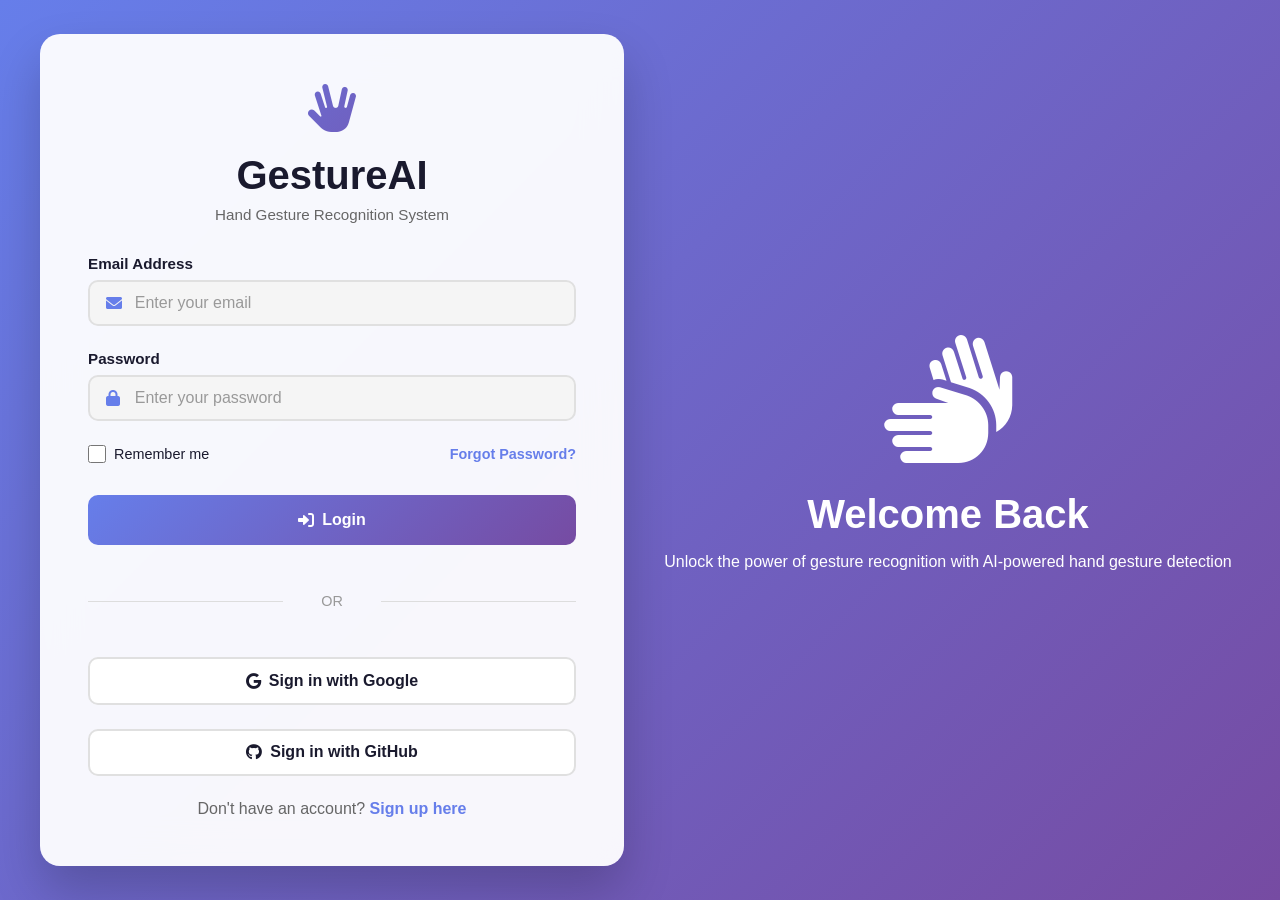
<file: frontend/login.html>
<!DOCTYPE html>
<html lang="en">
<head>
    <meta charset="UTF-8">
    <meta name="viewport" content="width=device-width, initial-scale=1.0">
    <title>Login - Hand Gesture Recognition</title>
    <link rel="stylesheet" href="style.css">
    <link rel="stylesheet" href="https://cdnjs.cloudflare.com/ajax/libs/font-awesome/6.0.0-beta3/css/all.min.css">
</head>
<body class="login-page">
    <div class="login-container">
        <div class="login-box">
            <div class="login-header">
                <div class="logo-icon">
                    <i class="fas fa-hand-spock"></i>
                </div>
                <h1>GestureAI</h1>
                <p>Hand Gesture Recognition System</p>
            </div>

            <form class="login-form" id="loginForm">
                <div class="form-group">
                    <label for="email">Email Address</label>
                    <div class="input-wrapper">
                        <i class="fas fa-envelope"></i>
                        <input type="email" id="email" placeholder="Enter your email" required>
                    </div>
                </div>

                <div class="form-group">
                    <label for="password">Password</label>
                    <div class="input-wrapper">
                        <i class="fas fa-lock"></i>
                        <input type="password" id="password" placeholder="Enter your password" required>
                    </div>
                </div>

                <div class="form-options">
                    <label class="remember">
                        <input type="checkbox"> Remember me
                    </label>
                    <a href="#" class="forgot-password">Forgot Password?</a>
                </div>

                <button type="submit" class="login-btn">
                    <i class="fas fa-sign-in-alt"></i> Login
                </button>

                <div class="divider">OR</div>

                <button type="button" class="social-btn google-btn">
                    <i class="fab fa-google"></i> Sign in with Google
                </button>
                <button type="button" class="social-btn github-btn">
                    <i class="fab fa-github"></i> Sign in with GitHub
                </button>
            </form>

            <div class="login-footer">
                <p>Don't have an account? <a href="#" class="signup-link">Sign up here</a></p>
            </div>
        </div>

        <div class="login-image">
            <div class="floating-icon">
                <i class="fas fa-hands"></i>
            </div>
            <h2>Welcome Back</h2>
            <p>Unlock the power of gesture recognition with AI-powered hand gesture detection</p>
        </div>
    </div>

    <script src="login-script.js"></script>
</body>
</html>
</file>
<file: frontend/style.css>
* {
    margin: 0;
    padding: 0;
    box-sizing: border-box;
}

:root {
    --primary: linear-gradient(135deg, #667eea, #764ba2);
    --secondary: linear-gradient(135deg, #f093fb, #f5576c);
    --accent: linear-gradient(135deg, #4facfe, #00f2fe);
    --success: linear-gradient(135deg, #43e97b, #38f9d7);
    --warning: linear-gradient(135deg, #fa709a, #fee140);
    --text-dark: #1a1a2e;
    --text-light: #fff;
    --bg-dark: #16213e;
    --bg-light: #0f3460;
}

/* ==================== GENERAL STYLES ==================== */

body {
    font-family: 'Segoe UI', Tahoma, Geneva, Verdana, sans-serif;
    overflow-x: hidden;
    transition: all 0.3s ease;
}

/* ==================== LOGIN PAGE ==================== */

.login-page {
    background: linear-gradient(135deg, #667eea 0%, #764ba2 25%, #f093fb 50%, #f5576c 75%, #ee4979 100%);
    background-size: 400% 400%;
    animation: gradientShift 15s ease infinite;
    min-height: 100vh;
    display: flex;
    align-items: center;
    justify-content: center;
    position: relative;
    overflow: hidden;
}

@keyframes gradientShift {
    0% { background-position: 0% 50%; }
    50% { background-position: 100% 50%; }
    100% { background-position: 0% 50%; }
}

.login-container {
    display: grid;
    grid-template-columns: 1fr 1fr;
    gap: 2rem;
    width: 95%;
    max-width: 1200px;
    align-items: center;
}

.login-box {
    background: rgba(255, 255, 255, 0.95);
    backdrop-filter: blur(20px);
    border-radius: 20px;
    padding: 3rem;
    box-shadow: 0 25px 50px rgba(0, 0, 0, 0.2);
    animation: slideIn 0.6s ease;
}

@keyframes slideIn {
    from {
        opacity: 0;
        transform: translateX(-50px);
    }
    to {
        opacity: 1;
        transform: translateX(0);
    }
}

.login-header {
    text-align: center;
    margin-bottom: 2rem;
}

.logo-icon {
    font-size: 3rem;
    background: var(--primary);
    -webkit-background-clip: text;
    -webkit-text-fill-color: transparent;
    margin-bottom: 1rem;
}

.login-header h1 {
    font-size: 2.5rem;
    color: var(--text-dark);
    font-weight: bold;
    margin-bottom: 0.5rem;
}

.login-header p {
    color: #666;
    font-size: 0.95rem;
}

/* Form Styles */
.login-form {
    display: flex;
    flex-direction: column;
    gap: 1.5rem;
    margin-bottom: 1.5rem;
}

.form-group {
    display: flex;
    flex-direction: column;
    gap: 0.5rem;
}

.form-group label {
    font-weight: 600;
    color: var(--text-dark);
    font-size: 0.95rem;
}

.input-wrapper {
    position: relative;
    display: flex;
    align-items: center;
    background: #f5f5f5;
    border: 2px solid #e0e0e0;
    border-radius: 10px;
    transition: all 0.3s ease;
}

.input-wrapper:focus-within {
    border-color: #667eea;
    background: #fff;
    box-shadow: 0 0 10px rgba(102, 126, 234, 0.2);
}

.input-wrapper i {
    position: absolute;
    left: 1rem;
    color: #667eea;
    font-size: 1rem;
}

.input-wrapper input {
    width: 100%;
    padding: 0.75rem 1rem 0.75rem 2.8rem;
    border: none;
    background: transparent;
    font-size: 1rem;
    outline: none;
    color: var(--text-dark);
}

.input-wrapper input::placeholder {
    color: #999;
}

.form-options {
    display: flex;
    justify-content: space-between;
    align-items: center;
    font-size: 0.9rem;
}

.remember {
    display: flex;
    align-items: center;
    gap: 0.5rem;
    cursor: pointer;
    color: var(--text-dark);
}

.remember input[type="checkbox"] {
    cursor: pointer;
    width: 18px;
    height: 18px;
    accent-color: #667eea;
}

.forgot-password {
    color: #667eea;
    text-decoration: none;
    font-weight: 600;
    transition: color 0.3s;
}

.forgot-password:hover {
    color: #764ba2;
}

.login-btn {
    padding: 1rem;
    border: none;
    border-radius: 10px;
    background: linear-gradient(135deg, #667eea, #764ba2);
    color: white;
    font-size: 1rem;
    font-weight: 600;
    cursor: pointer;
    transition: all 0.3s ease;
    display: flex;
    align-items: center;
    justify-content: center;
    gap: 0.5rem;
    margin-top: 0.5rem;
}

.login-btn:hover {
    transform: translateY(-2px);
    box-shadow: 0 10px 25px rgba(102, 126, 234, 0.3);
}

.login-btn:active {
    transform: translateY(0);
}

.divider {
    text-align: center;
    color: #999;
    position: relative;
    margin: 1.5rem 0;
    font-size: 0.9rem;
}

.divider::before,
.divider::after {
    content: '';
    position: absolute;
    height: 1px;
    background: #ddd;
    top: 50%;
    width: 40%;
}

.divider::before {
    left: 0;
}

.divider::after {
    right: 0;
}

.social-btn {
    padding: 0.8rem;
    border: 2px solid #e0e0e0;
    background: white;
    border-radius: 10px;
    cursor: pointer;
    font-size: 1rem;
    font-weight: 600;
    transition: all 0.3s ease;
    display: flex;
    align-items: center;
    justify-content: center;
    gap: 0.5rem;
    color: var(--text-dark);
}

.social-btn:hover {
    border-color: #667eea;
    background: #f9f9f9;
}

.google-btn:hover {
    color: #db4437;
}

.github-btn:hover {
    color: #333;
}

.login-footer {
    text-align: center;
    color: #666;
}

.login-footer a {
    color: #667eea;
    text-decoration: none;
    font-weight: 600;
}

.login-footer a:hover {
    text-decoration: underline;
}

/* Login Image Section */
.login-image {
    text-align: center;
    color: white;
}

.floating-icon {
    font-size: 8rem;
    animation: float 3s ease-in-out infinite;
    margin-bottom: 1rem;
}

@keyframes float {
    0%, 100% { transform: translateY(0px); }
    50% { transform: translateY(-20px); }
}

.login-image h2 {
    font-size: 2.5rem;
    margin-bottom: 1rem;
    font-weight: bold;
}

/* Responsive */
@media (max-width: 768px) {
    .login-container {
        grid-template-columns: 1fr;
    }

    .login-box {
        padding: 2rem;
    }

    .login-image {
        display: none;
    }

    .login-header h1 {
        font-size: 2rem;
    }
}

/* ==================== DASHBOARD PAGE ==================== */

.dashboard-page {
    background: var(--bg-dark);
    color: var(--text-light);
    display: flex;
    min-height: 100vh;
}

/* Sidebar */
.sidebar {
    width: 250px;
    background: linear-gradient(180deg, #1f2d47 0%, #16213e 100%);
    border-right: 1px solid rgba(255, 255, 255, 0.1);
    overflow-y: auto;
    position: fixed;
    height: 100vh;
    z-index: 1000;
    box-shadow: 0 0 30px rgba(0, 0, 0, 0.3);
    transition: all 0.3s ease;
    padding-bottom: 150px;
}

.sidebar-header {
    padding: 1.5rem;
    border-bottom: 1px solid rgba(255, 255, 255, 0.1);
    display: flex;
    justify-content: space-between;
    align-items: center;
}

.logo {
    display: flex;
    align-items: center;
    gap: 0.8rem;
    font-size: 1.3rem;
    font-weight: bold;
    background: var(--primary);
    -webkit-background-clip: text;
    -webkit-text-fill-color: transparent;
}

.logo i {
    -webkit-text-fill-color: unset;
    background: var(--primary);
    -webkit-background-clip: text;
    -webkit-text-fill-color: transparent;
}

.toggle-sidebar {
    display: none;
    background: none;
    border: none;
    color: white;
    font-size: 1.5rem;
    cursor: pointer;
}

.sidebar-nav {
    display: flex;
    flex-direction: column;
    padding: 1rem 0;
}

.nav-link {
    padding: 1rem 1.5rem;
    display: flex;
    align-items: center;
    gap: 1rem;
    color: rgba(255, 255, 255, 0.7);
    text-decoration: none;
    transition: all 0.3s ease;
    border-left: 3px solid transparent;
    cursor: pointer;
}

.nav-link:hover {
    background: rgba(102, 126, 234, 0.1);
    border-left-color: #667eea;
    color: white;
}

.nav-link.active {
    background: rgba(102, 126, 234, 0.2);
    border-left-color: #667eea;
    color: #667eea;
}

.sidebar-footer {
    padding: 1.5rem;
    border-top: 1px solid rgba(255, 255, 255, 0.1);
    position: fixed;
    bottom: 0;
    left: 0;
    width: 250px;
}

.logout-btn {
    width: 100%;
    padding: 0.8rem;
    background: linear-gradient(135deg, #f093fb, #f5576c);
    border: none;
    border-radius: 8px;
    color: white;
    font-weight: 600;
    cursor: pointer;
    display: flex;
    align-items: center;
    justify-content: center;
    gap: 0.5rem;
    transition: all 0.3s ease;
}

.logout-btn:hover {
    transform: translateY(-2px);
    box-shadow: 0 5px 15px rgba(245, 87, 108, 0.3);
}

/* Main Content */
.main-content {
    margin-left: 250px;
    flex: 1;
    background: linear-gradient(135deg, #0f3460 0%, #16213e 50%, #1a1a2e 100%);
    min-height: 100vh;
    position: relative;
}

/* Top Navbar */
.top-navbar {
    display: flex;
    justify-content: space-between;
    align-items: center;
    padding: 1rem 2rem;
    background: rgba(0, 0, 0, 0.3);
    border-bottom: 1px solid rgba(255, 255, 255, 0.1);
    backdrop-filter: blur(10px);
    position: sticky;
    top: 0;
    z-index: 500;
}

.navbar-left {
    display: flex;
    align-items: center;
    gap: 1rem;
}

.menu-toggle {
    display: none;
    background: none;
    border: none;
    color: white;
    font-size: 1.5rem;
    cursor: pointer;
}

.page-title {
    font-size: 1.5rem;
    font-weight: bold;
}

.navbar-right {
    display: flex;
    align-items: center;
    gap: 2rem;
}

.search-bar {
    display: flex;
    align-items: center;
    background: rgba(255, 255, 255, 0.1);
    padding: 0.5rem 1rem;
    border-radius: 8px;
    gap: 0.5rem;
    border: 1px solid rgba(255, 255, 255, 0.2);
}

.search-bar i {
    color: rgba(255, 255, 255, 0.5);
}

.search-bar input {
    background: transparent;
    border: none;
    color: white;
    outline: none;
    min-width: 200px;
}

.search-bar input::placeholder {
    color: rgba(255, 255, 255, 0.5);
}

.user-profile {
    display: flex;
    align-items: center;
    gap: 0.8rem;
    cursor: pointer;
}

.user-profile img {
    width: 40px;
    height: 40px;
    border-radius: 50%;
    border: 2px solid #667eea;
}

.user-profile span {
    font-weight: 600;
}

/* Content Sections */
.content-section {
    display: none;
    padding: 2rem;
    animation: fadeIn 0.3s ease;
}

.content-section.active {
    display: block;
}

@keyframes fadeIn {
    from {
        opacity: 0;
        transform: translateY(10px);
    }
    to {
        opacity: 1;
        transform: translateY(0);
    }
}

.dashboard-header,
.recognition-header,
.analytics-header,
.settings-header {
    margin-bottom: 2rem;
}

.dashboard-header h1,
.recognition-header h1,
.analytics-header h1,
.settings-header h1 {
    font-size: 2rem;
    margin-bottom: 0.5rem;
}

.dashboard-header p,
.recognition-header p,
.analytics-header p,
.settings-header p {
    color: rgba(255, 255, 255, 0.7);
}

/* Stats Grid */
.stats-grid {
    display: grid;
    grid-template-columns: repeat(auto-fit, minmax(250px, 1fr));
    gap: 1.5rem;
    margin-bottom: 2rem;
}

.stat-card {
    background: rgba(255, 255, 255, 0.05);
    backdrop-filter: blur(10px);
    border: 1px solid rgba(255, 255, 255, 0.1);
    border-radius: 15px;
    padding: 1.5rem;
    display: flex;
    gap: 1.5rem;
    transition: all 0.3s ease;
}

.stat-card:hover {
    border-color: rgba(255, 255, 255, 0.2);
    transform: translateY(-5px);
}

.stat-icon {
    width: 80px;
    height: 80px;
    border-radius: 12px;
    display: flex;
    align-items: center;
    justify-content: center;
    font-size: 2rem;
    color: white;
    flex-shrink: 0;
}

.stat-content {
    flex: 1;
}

.stat-content h3 {
    font-size: 0.95rem;
    color: rgba(255, 255, 255, 0.7);
    margin-bottom: 0.5rem;
}

.stat-value {
    font-size: 1.8rem;
    font-weight: bold;
    margin-bottom: 0.5rem;
}

.stat-change {
    font-size: 0.85rem;
    color: #43e97b;
}

/* Charts */
.dashboard-charts,
.analytics-grid {
    display: grid;
    grid-template-columns: repeat(auto-fit, minmax(350px, 1fr));
    gap: 1.5rem;
}

.analytics-grid {
    grid-template-columns: repeat(auto-fit, minmax(450px, 1fr));
}

.chart-container {
    background: rgba(255, 255, 255, 0.05);
    backdrop-filter: blur(10px);
    border: 1px solid rgba(255, 255, 255, 0.1);
    border-radius: 15px;
    padding: 1.5rem;
}

.chart-container.large {
    grid-column: span 1;
}

.chart-container h3 {
    margin-bottom: 1rem;
    font-size: 1.1rem;
}

.chart-container canvas {
    max-height: 300px;
}

.reset-btn {
    margin-top: 1rem;
    padding: 0.6rem 1.5rem;
    background: var(--primary);
    border: none;
    border-radius: 8px;
    color: white;
    font-weight: 600;
    cursor: pointer;
    transition: all 0.3s ease;
}

.reset-btn:hover {
    transform: translateY(-2px);
    box-shadow: 0 5px 15px rgba(102, 126, 234, 0.3);
}

/* Recognition Container */
.recognition-container {
    display: grid;
    grid-template-columns: 2fr 1fr;
    gap: 1.5rem;
}

.camera-panel {
    background: rgba(255, 255, 255, 0.05);
    backdrop-filter: blur(10px);
    border: 1px solid rgba(255, 255, 255, 0.1);
    border-radius: 15px;
    padding: 1.5rem;
}

.camera-frame {
    position: relative;
    border-radius: 12px;
    overflow: hidden;
    background: #000;
    aspect-ratio: 16/9;
    margin-bottom: 1rem;
}

.camera-frame video,
.camera-frame canvas {
    width: 100%;
    height: 100%;
    object-fit: cover;
}

.camera-overlay {
    position: absolute;
    top: 0;
    left: 0;
    width: 100%;
    height: 100%;
    border: 2px solid rgba(102, 126, 234, 0.5);
    pointer-events: none;
}

.crosshair {
    position: absolute;
    top: 50%;
    left: 50%;
    transform: translate(-50%, -50%);
    width: 60px;
    height: 60px;
    border: 2px solid rgba(102, 126, 234, 0.7);
    border-radius: 50%;
}

.crosshair::before,
.crosshair::after {
    content: '';
    position: absolute;
    background: rgba(102, 126, 234, 0.7);
}

.crosshair::before {
    top: 50%;
    left: 0;
    right: 0;
    height: 2px;
    transform: translateY(-50%);
}

.crosshair::after {
    top: 0;
    bottom: 0;
    left: 50%;
    width: 2px;
    transform: translateX(-50%);
}

.camera-controls {
    display: flex;
    gap: 1rem;
    margin-bottom: 1rem;
    flex-wrap: wrap;
}

.control-btn {
    flex: 1;
    min-width: 120px;
    padding: 0.8rem;
    border: none;
    border-radius: 8px;
    background: var(--primary);
    color: white;
    font-weight: 600;
    cursor: pointer;
    display: flex;
    align-items: center;
    justify-content: center;
    gap: 0.5rem;
    transition: all 0.3s ease;
}

.control-btn:hover {
    transform: translateY(-2px);
}

.camera-status {
    padding: 0.75rem;
    background: rgba(255, 255, 255, 0.05);
    border-radius: 8px;
}

.camera-status p {
    display: flex;
    align-items: center;
    gap: 0.5rem;
}

/* Info Panel */
.info-panel {
    display: flex;
    flex-direction: column;
    gap: 1.5rem;
}

.gesture-display,
.gesture-confidence,
.gesture-details {
    background: rgba(255, 255, 255, 0.05);
    backdrop-filter: blur(10px);
    border: 1px solid rgba(255, 255, 255, 0.1);
    border-radius: 12px;
    padding: 1.5rem;
}

.gesture-display h3,
.gesture-confidence h3,
.gesture-details h3 {
    margin-bottom: 1rem;
    font-size: 0.95rem;
    color: rgba(255, 255, 255, 0.7);
}

.gesture-box {
    padding: 1.5rem;
    background: linear-gradient(135deg, rgba(102, 126, 234, 0.2), rgba(118, 75, 162, 0.2));
    border: 2px solid #667eea;
    border-radius: 10px;
    text-align: center;
    font-size: 1.8rem;
    font-weight: bold;
    margin-bottom: 0.5rem;
    min-height: 80px;
    display: flex;
    align-items: center;
    justify-content: center;
}

.gesture-display p {
    text-align: center;
    color: rgba(255, 255, 255, 0.6);
}

.confidence-bar {
    width: 100%;
    height: 30px;
    background: rgba(255, 255, 255, 0.1);
    border-radius: 15px;
    overflow: hidden;
    margin-bottom: 0.5rem;
}

.confidence-fill {
    height: 100%;
    background: linear-gradient(90deg, #667eea, #764ba2);
    width: 0%;
    transition: width 0.3s ease;
    display: flex;
    align-items: center;
    justify-content: center;
    color: white;
    font-weight: bold;
    font-size: 0.8rem;
}

.details-grid {
    display: grid;
    grid-template-columns: 1fr 1fr;
    gap: 1rem;
}

.detail-item {
    display: flex;
    justify-content: space-between;
    padding: 0.8rem;
    background: rgba(255, 255, 255, 0.05);
    border-radius: 8px;
}

.detail-item span {
    color: rgba(255, 255, 255, 0.6);
}

/* Settings */
.settings-grid {
    display: grid;
    grid-template-columns: repeat(auto-fit, minmax(300px, 1fr));
    gap: 1.5rem;
}

.settings-card {
    background: rgba(255, 255, 255, 0.05);
    backdrop-filter: blur(10px);
    border: 1px solid rgba(255, 255, 255, 0.1);
    border-radius: 15px;
    padding: 1.5rem;
}

.settings-card h3 {
    margin-bottom: 1.5rem;
}

.settings-item {
    display: flex;
    justify-content: space-between;
    align-items: center;
    padding: 1rem 0;
    border-bottom: 1px solid rgba(255, 255, 255, 0.1);
}

.settings-item:last-child {
    border-bottom: none;
}

.toggle {
    position: relative;
    display: inline-block;
    width: 50px;
    height: 26px;
}

.toggle input {
    opacity: 0;
    width: 0;
    height: 0;
}

.slider {
    position: absolute;
    cursor: pointer;
    top: 0;
    left: 0;
    right: 0;
    bottom: 0;
    background-color: rgba(255, 255, 255, 0.2);
    transition: 0.4s;
    border-radius: 26px;
}

.slider:before {
    position: absolute;
    content: "";
    height: 20px;
    width: 20px;
    left: 3px;
    bottom: 3px;
    background-color: white;
    transition: 0.4s;
    border-radius: 50%;
}

input:checked + .slider {
    background-color: #667eea;
}

input:checked + .slider:before {
    transform: translateX(24px);
}

.settings-item select,
.settings-item input[type="range"] {
    background: rgba(255, 255, 255, 0.1);
    border: 1px solid rgba(255, 255, 255, 0.2);
    color: white;
    padding: 0.5rem;
    border-radius: 5px;
    font-size: 0.9rem;
}

.settings-item input[type="range"] {
    width: 150px;
}

.settings-item span {
    margin-left: 1rem;
}

/* Responsive */
@media (max-width: 1024px) {
    .recognition-container {
        grid-template-columns: 1fr;
    }

    .dashboard-charts,
    .analytics-grid {
        grid-template-columns: 1fr;
    }
}

@media (max-width: 768px) {
    .sidebar {
        transform: translateX(-100%);
    }

    .sidebar.active {
        transform: translateX(0);
    }

    .main-content {
        margin-left: 0;
    }

    .top-navbar {
        padding: 1rem;
    }

    .menu-toggle {
        display: block;
    }

    .toggle-sidebar {
        display: block;
    }

    .navbar-right {
        gap: 1rem;
    }

    .search-bar {
        display: none;
    }

    .search-bar input {
        min-width: 150px;
    }

    .user-profile span {
        display: none;
    }

    .stats-grid {
        grid-template-columns: 1fr;
    }

    .settings-grid {
        grid-template-columns: 1fr;
    }
}

@media (max-width: 480px) {
    .stats-grid {
        grid-template-columns: 1fr;
    }

    .stat-card {
        flex-direction: column;
    }

    .stat-icon {
        width: 60px;
        height: 60px;
        font-size: 1.5rem;
    }

    .dashboard-header h1 {
        font-size: 1.5rem;
    }

    .page-title {
        font-size: 1.2rem;
    }

    .details-grid {
        grid-template-columns: 1fr;
    }
}

/* ==================== UTILITY CLASSES ==================== */

.fade-in {
    animation: fadeIn 0.6s ease;
}

/* Scrollbar Styling */
::-webkit-scrollbar {
    width: 8px;
}

::-webkit-scrollbar-track {
    background: rgba(255, 255, 255, 0.05);
}

::-webkit-scrollbar-thumb {
    background: rgba(255, 255, 255, 0.2);
    border-radius: 4px;
}

::-webkit-scrollbar-thumb:hover {
    background: rgba(255, 255, 255, 0.3);
}
    transition: background 0.3s;
}

.controls button:hover {
    background: #7b4397;
}

#gesture-output, #confidence-level, #status {
    text-align: center;
    margin-top: 1rem;
    font-size: 1.2rem;
}

/* Footer */
footer {
    background: #333;
    color: #fff;
    text-align: center;
    padding: 1rem 0;
}

footer .social-links a {
    color: #fff;
    margin: 0 0.5rem;
    text-decoration: none;
    font-size: 1.2rem;
}

footer .social-links a:hover {
    color: #4a90e2;
}

/* Analytics Section */
.analytics-section {
    padding: 4rem 2rem;
    background: rgba(255, 255, 255, 0.2);
    backdrop-filter: blur(10px);
    text-align: center;
}

.analytics-container {
    display: grid;
    grid-template-columns: repeat(auto-fit, minmax(300px, 1fr));
    gap: 2rem;
    margin-top: 2rem;
}

.analytics-card {
    background: rgba(255, 255, 255, 0.8);
    border-radius: 10px;
    padding: 2rem;
    box-shadow: 0 4px 6px rgba(0, 0, 0, 0.1);
    transition: transform 0.3s;
}

.analytics-card:hover {
    transform: scale(1.05);
}

.analytics-card h3 {
    margin-bottom: 1rem;
}

#gesture-chart {
    max-width: 100%;
    height: auto;
}

#reset-analytics {
    margin-top: 2rem;
    background: #ffcc00;
    color: #333;
    border: none;
    padding: 0.8rem 1.5rem;
    font-size: 1rem;
    border-radius: 5px;
    cursor: pointer;
    transition: background 0.3s;
}

#reset-analytics:hover {
    background: #e6b800;
}

/* Camera Section */
#camera-container {
    position: relative;
    width: 640px;
    height: 480px;
    margin: 0 auto;
    border: 2px solid #fff;
    border-radius: 10px;
    overflow: hidden;
}

#video {
    width: 100%;
    height: 100%;
    object-fit: cover;
}

#canvas {
    position: absolute;
    top: 0;
    left: 0;
    width: 100%;
    height: 100%;
}

#chart-container {
    width: 80%;
    margin: 2rem auto;
}
</file>
